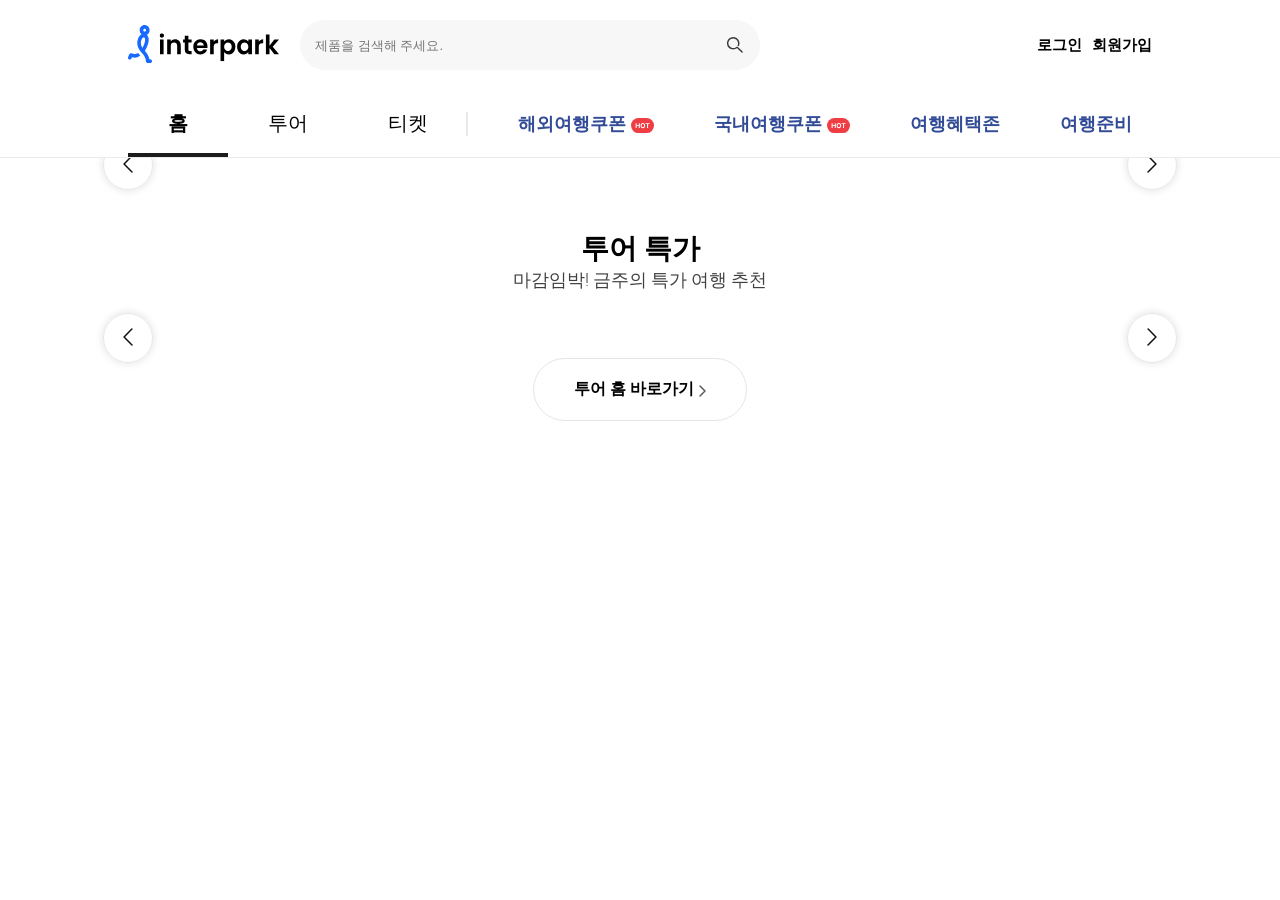
<file: public/index.html>
<!DOCTYPE html>
<html lang="ko">
  <head>
    <meta charset="UTF-8" />
    <meta name="viewport" content="width=device-width, initial-scale=1.0" />
    <title>나의 til</title>
    <!-- 외부라이브러리 -->
    <link
      rel="stylesheet"
      href="https://necolas.github.io/normalize.css/8.0.1/normalize.css"
    />
    <link
      rel="stylesheet"
      href="https://cdn.jsdelivr.net/npm/swiper@11/swiper-bundle.min.css"
    />
    <script src="https://cdn.jsdelivr.net/npm/swiper@11/swiper-bundle.min.js"></script>

    <link rel="stylesheet" href="css/common.css" />
    <link rel="stylesheet" href="css/header.css" />
    <link rel="stylesheet" href="css/banner.css" />
    <link rel="stylesheet" href="css/tour.css" />

    <!-- js 초기 코드  -->
    <script src="js/index.js"></script>
    <script src="js/header.js"></script>
    <script src="js/banner.js"></script>
    <script src="js/tour.js"></script>
  </head>

  <body>
    <!-- 전체 레이아웃  -->
    <div class="wrap">
      <!-- 상단 -->
      <header class="header">
        <div class="layout">
          <!-- 상단의 위 -->
          <div class="header_top">
            <div class="header_top_left">
              <!-- 로고 -->
              <div class="logo">
                <a href="http://www.interpark.com" target="_blank">
                  <img src="images/logo.svg" alt="로고" title="인터파크" />
                </a>
              </div>
              <!-- 제품검색 -->
              <div class="search">
                <!-- 제품 검색 API 연동 -->
                <form class="search_form">
                  <input
                    class="search_form_word"
                    type="text"
                    placeholder="제품을 검색해 주세요."
                  />
                  <input
                    class="search_form_button"
                    type="submit"
                    value="검색"
                  />
                </form>
              </div>
            </div>
            <div class="header_top_right">
              <ul class="member">
                <li><a href="#">로그인</a></li>
                <li><a href="#">회원가입</a></li>
              </ul>
            </div>
          </div>
          <!-- 상단의 아래 -->
          <div class="header_bottom">
            <div class="header_bottom_nav">
              <ul class="nav">
                <li><a href="#" class="focus">홈</a></li>
                <li><a href="#">투어</a></li>
                <li><a href="#">티켓</a></li>
              </ul>
            </div>
            <div class="header_bottom_eventmenu">
              <ul class="cupon">
                <li>
                  <a href="#">
                    해외여행쿠폰
                    <img
                      src="images/badge_hot.svg"
                      alt="해외여행쿠폰"
                      title="해외여행쿠폰"
                    />
                  </a>
                </li>
                <li>
                  <a href="#">
                    국내여행쿠폰
                    <img
                      src="images/badge_hot.svg"
                      alt="국내여행쿠폰"
                      title="국내여행쿠폰"
                    />
                  </a>
                </li>
                <li><a href="#">여행혜택존</a></li>
                <li><a href="#">여행준비</a></li>
              </ul>
            </div>
          </div>
        </div>
      </header>
      <!-- 모바일 상단 -->
      <div class="m_header">
        <div class="m_header_menu">
          <a href="#"><img src="images/nol-interpark-logo-multiline.svg"</a>
          <a href="#">투어</a>
          <a href="#">티켓</a>
        </div>
        <div class="m_header_search">
          <a href=""><img src="./images/btn_search.svg" alt="제품검색" /></a>
        </div>
      </div>
      <!-- 메인 -->
      <main class="main">
        <div class="layout">
          <!-- Banner -->
          <div class="banner">
            <!-- 절대로 swiper 단어 고치지 않는다 -->
            <div class="swiper sw_banner">
              <div class="swiper-wrapper">
                <!-- API 연동 -->
              </div>
            </div>
            <div class="swiper-pagination sw_banner_pg"></div>

            <button class="slide_bt banner_prev slide_bt_left">
              <img src="images/slider_arrow.svg" alt="left" title="left" />
            </button>

            <button class="slide_bt banner_next slide_bt_right">
              <img src="images/slider_arrow.svg" alt="right" title="right" />
            </button>
          </div>
          <!-- Tour -->
          <div class="tour">
            <div class="section_top">
              <h2 class="section_title">투어 특가</h2>
              <span class="section_desc">마감임박! 금주의 특가 여행 추천</span>
            </div>
            <div class="section_list">
              <!--Start 목록영역 -->
              <div class="section_category">
                <ul class="section_category_bts">
                  <!-- API 연동 -->
                </ul>
              </div>

              <div class="section_slide">
                <!-- Swipe 투어 영역 -->
                <div class="swiper sw_tour">
                  <div class="swiper-wrapper">
                    <!-- API 연동 -->
                  </div>
                </div>
                <button class="slide_bt tour_prev slide_bt_left">
                  <img src="images/slider_arrow.svg" alt="left" title="left" />
                </button>
                <button class="slide_bt tour_next slide_bt_right">
                  <img
                    src="images/slider_arrow.svg"
                    alt="right"
                    title="right"
                  />
                </button>
              </div>
              <!--End 목록영역 -->
            </div>
            <div class="section_bts">
              <a href="#">
                투어 홈 바로가기
                <img
                  src="images/icon_linkArrow.svg"
                  alt="투어 홈 바로가기"
                  title="투어 홈 바로가기"
                />
              </a>
            </div>
          </div>
          <!-- Trip -->
          <div></div>
          <!-- Ticket -->
          <div></div>
          <!-- Live -->
          <div></div>
        </div>
      </main>
      <!-- 하단 -->
      <footer>
        <div></div>
      </footer>
    </div>
  </body>
</html>
</file>
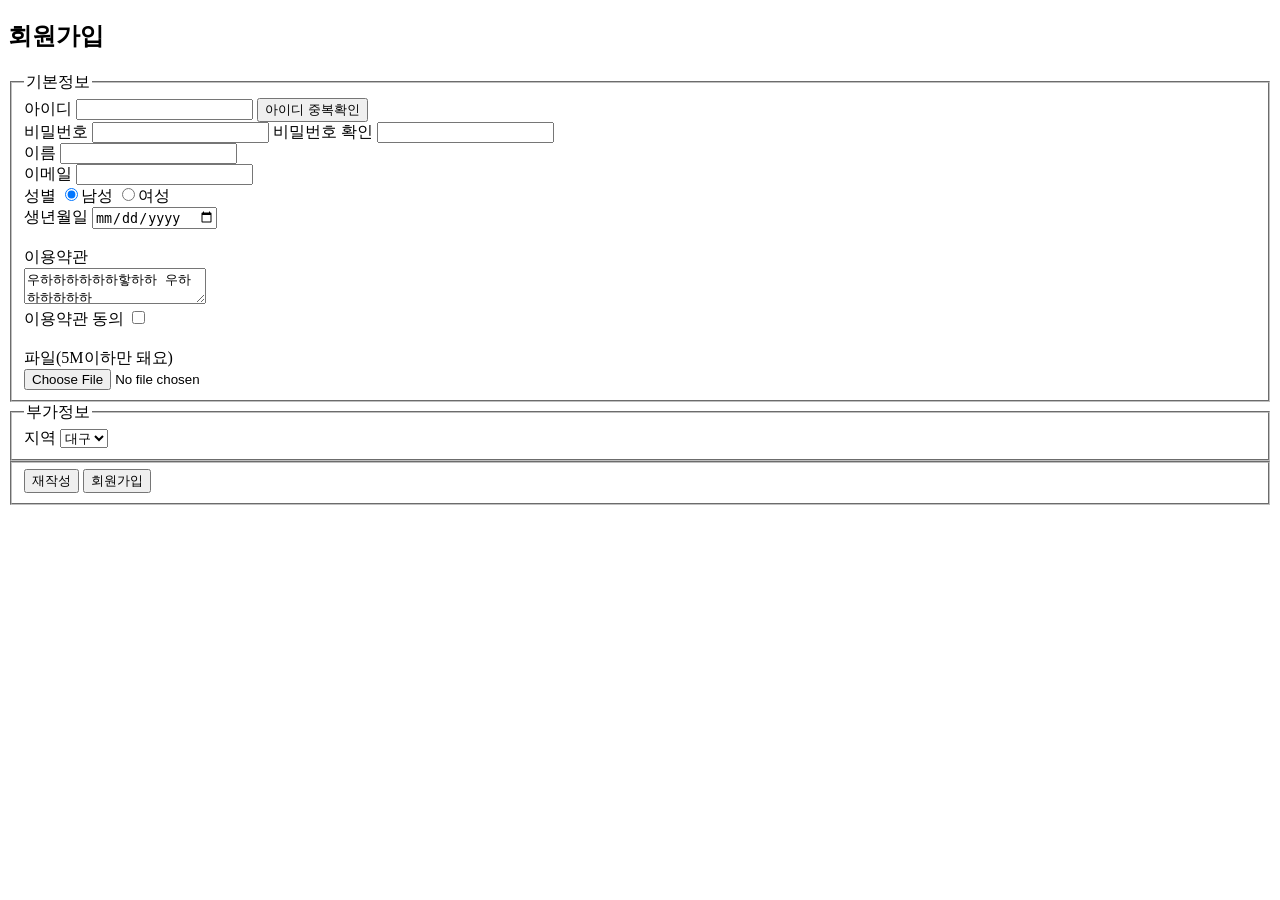
<file: public/form.html>
<!DOCTYPE html>
<html lang="ko">
  <head>
    <meta charset="UTF-8" />
    <meta name="viewport" content="width=device-width, initial-scale=1.0" />
    <title>회원가입</title>
  </head>
  <body>
    <!-- 회원가입폼 -->
    <div class="join_form">
      <h2>회원가입</h2>
      <form action="member_join.jsp" method="get">
        <!-- 기본정보창 -->
        <fieldset>
          <legend>기본정보</legend>
          <label for="userid">아이디</label>
          <input
            id="userid"
            name="userid"
            type="text"
            minlength="8"
            maxlength="16"
            required
          />
          <button>아이디 중복확인</button>
          <br />
          <label for="pass">비밀번호</label>
          <input
            id="pass"
            name="pass"
            type="password"
            minlength="8"
            maxlength="16"
            required
          />
          <label for="pass2">비밀번호 확인</label>
          <input
            id="pass2"
            name="pass2"
            type="password"
            minlength="8"
            maxlength="10"
            required
          />
          <br />
          <label>이름</label>
          <input type="text" name="name" required />
          <br />
          <label>이메일</label>
          <input type="email" name="email" required />
          <br />
          <label>성별</label>
          <input type="radio" name="gender" value="1" checked />남성
          <input type="radio" name="gender" value="2" />여성
          <br />
          <label>생년월일</label>
          <input type="date" name="birthday" />
          <br />
          <br />
          <label>이용약관</label>
          <br />
          <textarea readonly>우하하하하하하핳하하 우하하하하하하</textarea>
          <br />
          <label>이용약관 동의</label>
          <input type="checkbox" name="agree" />
          <br />
          <br />
          <label>파일(5M이하만 돼요)</label>
          <br />
          <input type="file" name="file" />
        </fieldset>
        <!-- 부가정보창 -->
        <fieldset>
          <legend>부가정보</legend>
          <label>지역</label>
          <select name="city">
            <option value="dg">대구</option>
            <option value="se">서울</option>
          </select>
        </fieldset>
        <!-- 버튼 -->
        <fieldset>
          <input type="reset" value="재작성" />
          <input type="submit" value="회원가입" />
        </fieldset>
      </form>
    </div>
  </body>
</html>
</file>
<file: public/css/common.css>
@charset "utf-8";
@import url("https://fonts.googleapis.com/css2?family=Noto+Sans:ital,wght@0,100..900;1,100..900&family=Roboto:ital,wght@0,100..900;1,100..900&display=swap");

* {
  box-sizing: border-box;
  margin: 0;
  padding: 0;
  outline-style: none;
}

/* 태그 선택 : 추천하는 각 태그별 기본값 */
a {
  text-decoration: none;
  /* 디자인 보고 수정 */
  color: #000000;
}
ul {
  list-style: none;
}
html {
  width: 100%;
  /* 반응형 최소 너비 설정 */
  min-width: 540px;
  /* 가로 스크롤바는 UI싱 안 좋음 */
  overflow-x: hidden;
  /* 디자인 보고 수정 */
  font-size: 12px;
}

body {
  width: 100%;
  /* 글꼴이 필요로 함. */
  font-family: "Segoe UI", Roboto, Arial, "Noto Sans", sans-serif;
  font-size: 1rem;
  letter-spacing: 0px;
  /* 디자인 보고 수정 */
  color: #000000;
  word-spacing: 0px;
}
.wrap {
  width: 100%;
}
.layout {
  width: 100%;
  /* 최대 너비 */
  max-width: 1280px;

  margin: 0 auto;
  /* margin-top: 0;
  margin-bottom: 0;
  margin-left: auto;
  margin-right: auto; */
}

/* header가 fixed가 되면 강제로 padding 넣기 */
.main_fixed {
  padding-top: 150px;
}

/* slide 관련 공통 */
.slide_bt {
  position: absolute;
  top: 50%;

  z-index: 100;
  /* transform: translateY(-50%); */
  width: 50px;
  height: 50px;
  background-color: rgba(255, 255, 255, 0.85);

  border: 1px solid #e6e6e6;
  border-radius: 50%;
  box-shadow: 0 0 8px rgba(0, 0, 0, 0.13);

  cursor: pointer;
}

.slide_bt_left {
  left: 0;
  transform: translateX(-50%) translateY(-50%) rotateY(180deg);
}
.slide_bt_right {
  right: 0;
  transform: translateX(50%) translateY(-50%);
}

/* Swiper 버튼 비활성시 표현 */
.swiper-button-disabled {
  display: none !important;
}

/* 반응형작업 */
@media all and (max-width: 1280px) {
  .layout {
    max-width: 1024px;
  }
}

@media all and (max-width: 1024px) {
  .layout {
    max-width: 760px;
  }
}
@media screen and (max-width: 760px) {
  .layout {
    max-width: 100%;
  }
}
</file>
<file: public/css/header.css>
main {
  padding-top: 150px;
}

.header {
  position: fixed;
  top: 0;
  left: 0;
  z-index: 999;
  width: 100%;
  background-color: #ffffff;
  border-bottom: 1px solid #ebebeb;
}
.header_down {
  position: fixed;
  top: 0;
  left: 0;
  z-index: 999;
  width: 100%;
}

.header_top {
  /* 좌표 기준을 세워주자 */
  position: relative;
  display: flex;
  justify-content: space-between;
  align-items: center;
  width: 100%;

  /* margin-top: 30px; */
  /* margin-bottom: 30px; */
  padding: 20px 0;
}
.header_top_down {
  padding: 0;
}
.header_top_left {
  display: flex;
  align-items: center;
  gap: 20px;
}

.logo > a > img {
  width: 152px;
  height: auto;
}

.search {
}

.search_down {
  position: absolute;
  top: 6px;
  left: 350px;
}

.search_form {
  display: flex;
  align-items: center;
  width: 460px;
}

.search_form_word {
  width: calc(100% - 50px);
  height: 50px;
  background-color: #f7f7f8;
  border: none;
  border-radius: 25px 0px 0px 25px;
  padding-left: 15px;
}
.search_form_button {
  width: 50px;
  height: 50px;
  font-size: 0;

  /* background-color: red;
  background-image: url("../images/btn_search.svg");
  background-repeat: no-repeat;
  background-position: center;
  background-size: 18px; */

  background: #f7f7f8 url("../images/btn_search.svg") no-repeat center;
  background-color: #f7f7f8;
  background-size: 18px;
  border: none;
  border-radius: 0px 25px 25px 0px;
  cursor: pointer;
}

.header_top_right {
  position: relative;
}
.member {
  display: flex;
  gap: 10px;
}
.member_down {
  position: absolute;
  top: 30px;
  right: 0;
}
.member > li > a {
  font-size: 15px;
  font-weight: 700;
  line-height: 16px;
  color: #000000;
}

.header_bottom {
  display: flex;
  align-items: center;
  width: 100%;
}
.header_bottom_nav {
}
.nav {
  position: relative;
  display: flex;
  gap: 0px;
}
.nav::after {
  position: absolute;
  /* top: calc(100% - 50% - 24px / 2); */
  top: 50%;
  right: 0;
  display: block;

  width: 2px;
  height: 24px;
  background-color: #e9e9e9;
  transform: translateY(-50%);
  content: "";
}

.nav li a {
  position: relative;

  display: block;
  padding: 20px 40px;
  font-size: 20px;
  font-weight: 400;
}

.nav li a.focus {
  font-weight: 700 !important;
}

.nav li a.focus::after {
  position: absolute;
  bottom: 0;
  left: 0;

  display: block;
  width: 100%;
  height: 4px;
  background-color: #1c1c1c;
  content: "";
}

.header_bottom_eventmenu {
}
.cupon {
  display: flex;
  align-items: center;
  gap: 20px;
  margin-left: 30px;
}
.cupon > li > a {
  display: flex;
  align-items: center;
  padding: 0 20px;

  font-size: 18px;
  font-weight: 600;
  color: #324b97;
  gap: 5px;
}
.cupon > li > a > img {
  transform: translateY(10%);
}

/* 모바일 header */
.m_header {
  display: none;
  position: fixed;
  top: 0;
  left: 0;
  z-index: 999;

  padding: 0 20px;
  width: 100%;
  height: 54px;
  background-color: #fff;
  border-bottom: 1px solid #ebebeb;
}

.m_header_menu {
  display: flex;
  align-items: center;
  gap: 15px;
}

.m_header_menu a {
  font-size: 22px;
  font-weight: 400;
}

.m_header_menu img {
  width: 64px;
}

.m_header_search {
  display: flex;
  align-items: center;
}

.m_header_search a {
}

/* 반응형 작업 */
@media all and (max-width: 1024px) {
  main {
    padding-top: 54px;
  }
  .header {
    display: none;
  }
  .m_header {
    display: flex;
    justify-content: space-between;
    align-content: center;
  }
}
</file>
<file: public/css/banner.css>
.banner {
  position: relative;
  padding-top: 30px;
}
/* 스크롤시 헤더가 반영 안 되는 부분 반영해서 레이아웃 적용 */
.banner_fix {
  padding-top: 50px;
}

.banner_slide {
  display: flex;
  gap: 25px;
}

.banner_list {
  overflow: hidden;
  border-radius: 15px;
}
/* 이미지가 영역에 가득 채워지고 비율이 유지되도록 처리  */
.banner_list img {
  display: block;
  width: 100%;
  height: 100%;
  /* 비율을 유지하면서 영역에 이미지 가득 채우기 */
  object-fit: cover;
}
.sw_banner {
  border-radius: 15px;
}

/* 반응형 코드 */
.sw_banner_pg {
  bottom: -25px !important;
  display: none;
}

@media all and (max-width: 1024px) {
  .sw_banner_pg {
    display: block;
  }
  /* 평상시 버튼 모습 */
  .sw_banner_pg .swiper-pagination-bullet {
  }
  /* 포커스시 버튼 모습 */
  .sw_banner_pg .swiper-pagination-bullet-active {
    background-color: #000000 !important;
  }

  .slide_bt {
    display: none;
  }
}

@media all and (max-width: 760px) {
  .sw_banner {
    width: 350px;
  }
  .sw_banner_pg {
    bottom: 10px !important;
  }
  /* 평상시 버튼 모습 */
  .sw_banner_pg .swiper-pagination-bullet {
    width: 4px;
    height: 4px;
    background-color: #fff !important;
    opacity: 0.6;
  }
  /* 포커스시 버튼 모습 */
  .sw_banner_pg .swiper-pagination-bullet-active {
    width: 6px;
    height: 6px;
    background-color: #fff !important;
    opacity: 1;
  }
  @media all and (max-width: 760px) {
    .sw_banner {
      width: 350px;
    }
  }
}
</file>
<file: public/css/tour.css>
.tour {
  position: relative;
  margin-top: 50px;
}

.section_top {
  padding-bottom: 22px;
}
.section_title {
  font-size: 28px;
  font-weight: 700;
  text-align: center;
}
.section_desc {
  display: block;
  font-size: 18px;
  font-weight: 300;
  text-align: center;
  color: rgba(0, 0, 0, 0.75);
}
.section_list {
  position: relative;
}
.section_category {
  display: flex;
  justify-content: center;
  padding-bottom: 24px;
}
.section_category_bts {
  display: flex;
  gap: 6px;
}
.section_category_bts > li {
}
.section_category_bts > li > button {
  padding: 15px 20px;

  font-size: 14px;
  font-weight: 400;
  background-color: #ffffff;
  border: 1px solid #e5e5e5;
  border-radius: 52px;

  transition: all 0.1s;
  cursor: pointer;
}
.section_category_bts > li > button.cate_focus {
  font-weight: 700;
  color: #fff;
  background-color: #333333;
  border: 1px solid #333333;
}

.section_slide {
  position: relative;
  margin-bottom: 20px;
}

.item {
  position: relative;
  overflow: hidden;
  border: 1px solid #e5e5e5;
  border-radius: 10px;
}

.item > a {
}
.item_image {
  width: 100%;
  height: 250px;
  overflow: hidden;
  margin-bottom: 25px;
}

.item_image > img {
  display: block;
  width: 100%;
  /* 비율을 유지하면서 영역에 이미지 가득 채우기 */
  height: 100%;
  object-fit: cover;
}
.item_name {
  position: absolute;
  top: 235px;
  left: 20px;
  padding: 10px;
  font-size: 14px;
  font-weight: 600;
  color: #fff;

  background-color: #1769ff;

  border-radius: 4px;
}

.item_text {
  padding: 20px;
  padding-top: 5px;
}

.item_cupon {
  display: block;
  /* 말줄임 처리 */
  overflow: hidden;
  font-size: 14px;
  font-weight: 400;
  color: #1769ff;
  /* 줄내림 방지 */
  white-space: nowrap;
  text-overflow: ellipsis;
}
.item_desc {
  display: block;
  /* 말줄임 처리 */
  overflow: hidden;
  font-size: 14px;
  font-weight: 400;
  color: #333;
  /* 줄내림 방지 */
  white-space: nowrap;
  text-overflow: ellipsis;
}
.item_price {
  font-size: 16px;
  font-weight: 400;
}
.item_price > b {
  font-size: 20px;
  font-weight: 700;
}

.section_bts {
  display: flex;
  justify-content: center;
}
.section_bts > a {
  display: flex;
  align-items: center;
  padding: 20px 40px;
  font-size: 16px;
  font-weight: 700;

  background-color: #fff;
  border: 1px solid #e5e5e5;
  border-radius: 40px;
  gap: 5px;
}
.section_bts > a > img {
  transform: translateY(1px);
}

/* 반응형 작업 */
@media all and (max-width: 1024px) {
  .tour {
    border-top: 8px solid #f4f4f4;
    margin-top: 30px;
    padding-top: 10px;
  }

  .tour .section_title {
    font-size: 19px;
  }
  .tour .section_desc {
    font-size: 15px;
  }
  .section_category_bts > li > button {
    padding: 9px 20px;
  }

  /* 반응형 슬라이드 높이 설정 */
  .item {
    height: 222px !important;
  }
  .item_image {
    height: 138px !important;
    margin-bottom: 15px !important;
  }
  .item_name {
    left: 8px;
    top: 127px;
    font-size: 11px;
    font-weight: 500;
    border-radius: 4px;
    padding: 3px;
  }
  .item_cupon {
  }
  .item_desc {
  }
  .item_price {
    font-size: 14px;
  }
  .item_price > b {
    font-size: 14px;
  }
  .item_text {
    padding: 5px;
  }

  .section_bts > a {
    display: flex;
    width: 95%;
    justify-content: center;
    border-radius: 5px;
    padding: 15px 20px;
  }
}
</file>
